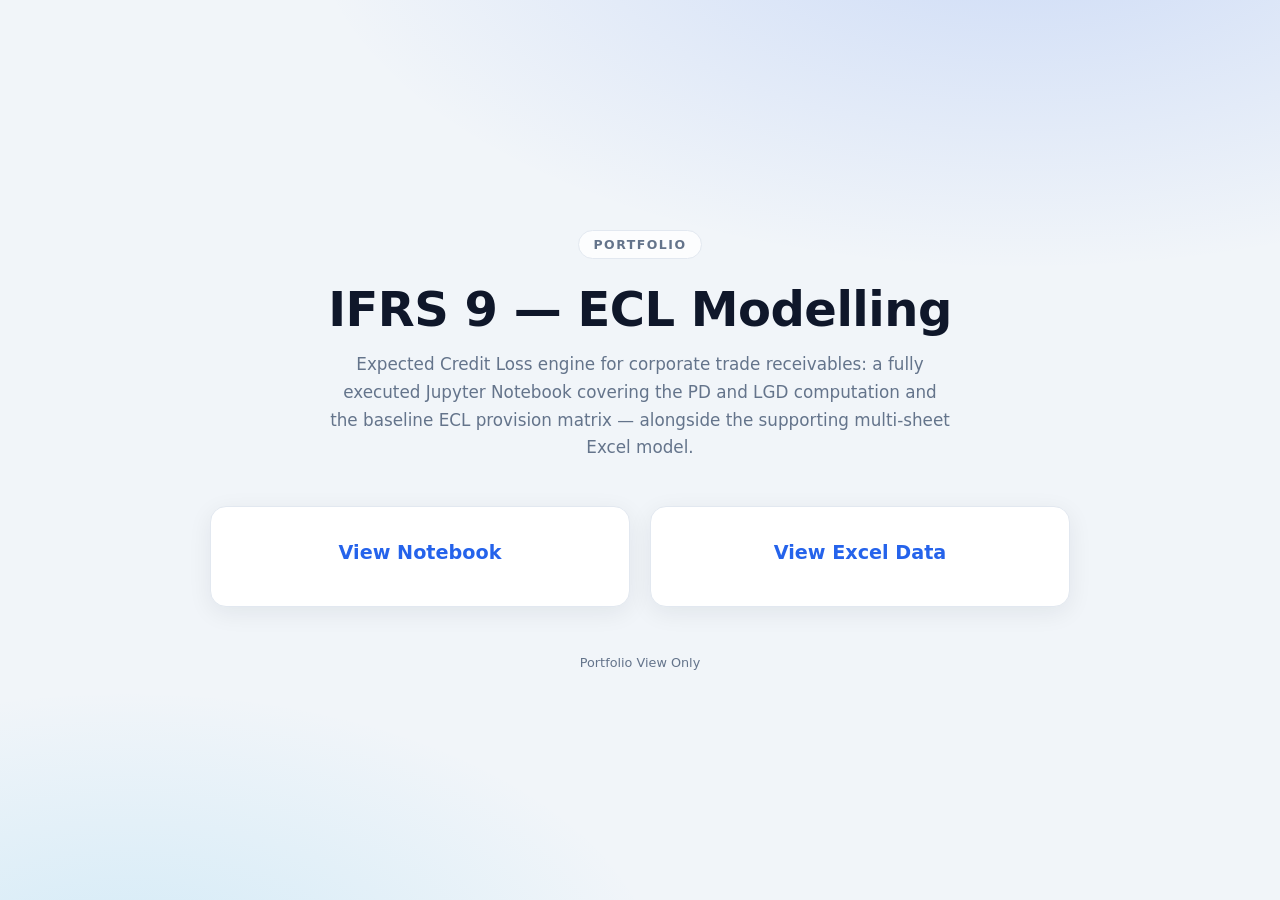
<file: index.html>
<!DOCTYPE html>
<html lang="en">
<head>
<meta charset="UTF-8">
<meta name="viewport" content="width=device-width, initial-scale=1.0">
<title>ECL Modelling — Portfolio</title>
<link rel="stylesheet" href="security.css">
<style>
  :root {
    --ink: #0f172a;
    --muted: #64748b;
    --accent: #2563eb;
    --border: #e2e8f0;
  }
  * { box-sizing: border-box; }
  body {
    margin: 0;
    min-height: 100vh;
    display: flex;
    align-items: center;
    justify-content: center;
    font-family: "Segoe UI", system-ui, -apple-system, sans-serif;
    background:
      radial-gradient(1200px 600px at 80% -10%, rgba(37, 99, 235, 0.18), transparent 60%),
      radial-gradient(900px 500px at 10% 110%, rgba(14, 165, 233, 0.14), transparent 60%),
      #f1f5f9;
    color: var(--ink);
    padding: 32px 20px;
  }
  main { max-width: 860px; width: 100%; text-align: center; }
  .badge {
    display: inline-block;
    padding: 6px 14px;
    border: 1px solid var(--border);
    border-radius: 999px;
    background: rgba(255, 255, 255, 0.8);
    color: var(--muted);
    font-size: 0.78rem;
    font-weight: 600;
    letter-spacing: 1.5px;
    text-transform: uppercase;
    margin-bottom: 22px;
  }
  h1 { margin: 0 0 14px; font-size: clamp(1.9rem, 4.5vw, 3rem); letter-spacing: -0.5px; }
  .lead { margin: 0 auto 44px; max-width: 620px; color: var(--muted); font-size: 1.05rem; line-height: 1.65; }
  .cards { display: grid; grid-template-columns: repeat(auto-fit, minmax(240px, 1fr)); gap: 20px; }
  .card {
    display: block;
    padding: 34px 28px;
    border-radius: 16px;
    background: #ffffff;
    border: 1px solid var(--border);
    box-shadow: 0 6px 24px rgba(15, 23, 42, 0.07);
    text-decoration: none;
    color: inherit;
    transition: transform 0.18s ease, box-shadow 0.18s ease, border-color 0.18s ease;
  }
  .card:hover {
    transform: translateY(-4px);
    box-shadow: 0 14px 34px rgba(37, 99, 235, 0.16);
    border-color: var(--accent);
  }
  .card h2 { margin: 0 0 8px; font-size: 1.2rem; color: var(--accent); }
  .card p { margin: 0; color: var(--muted); font-size: 0.92rem; line-height: 1.55; }
  footer { margin-top: 48px; color: var(--muted); font-size: 0.8rem; }
</style>
</head>
<body>
  <main>
    <span class="badge">Portfolio</span>
    <h1>IFRS 9 — ECL Modelling</h1>
    <p class="lead">
      Expected Credit Loss engine for corporate trade receivables: a fully executed
      Jupyter Notebook covering the PD and LGD computation and the baseline ECL 
      provision matrix — alongside the supporting multi-sheet Excel model.
    </p>
    <div class="cards">
      <a class="card" href="notebook.html">
        <h2>View Notebook</h2>        
      </a>
      <a class="card" href="excel.html">
        <h2>View Excel Data</h2>
      </a>
    </div>
    <footer>Portfolio View Only</footer>
  </main>
  <script src="security.js"></script>
</body>
</html>
</file>
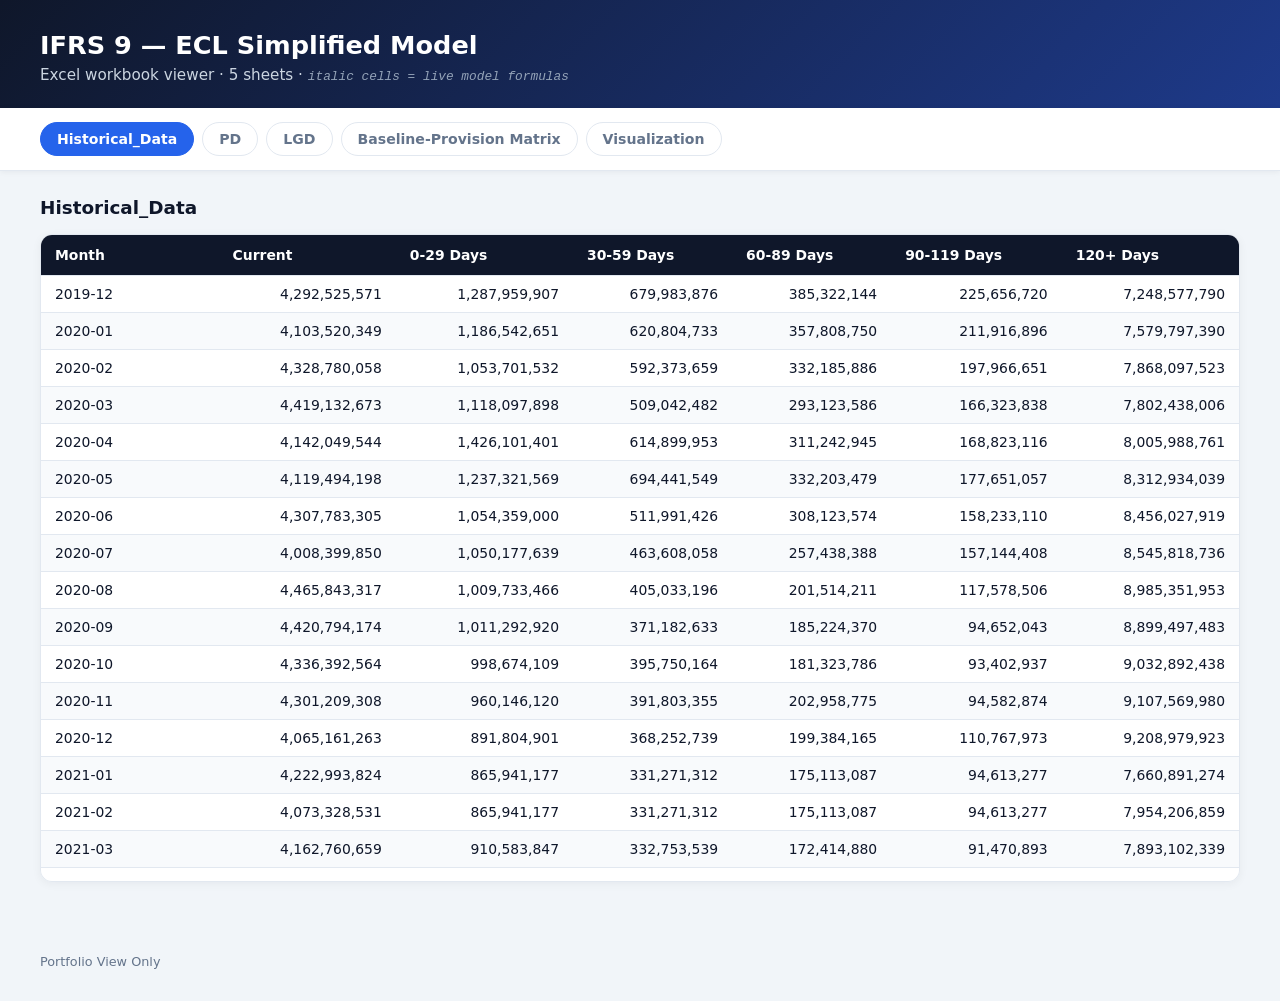
<file: excel.html>
<!DOCTYPE html>
<html lang="en">
<head>
<meta charset="UTF-8">
<meta name="viewport" content="width=device-width, initial-scale=1.0">
<title>ECL Model — Excel Workbook Viewer</title>
<link rel="stylesheet" href="security.css">
<style>
  :root {
    --bg: #f1f5f9;
    --card: #ffffff;
    --ink: #0f172a;
    --muted: #64748b;
    --accent: #2563eb;
    --accent-soft: #dbeafe;
    --border: #e2e8f0;
  }
  * { box-sizing: border-box; }
  body {
    margin: 0;
    font-family: "Segoe UI", system-ui, -apple-system, sans-serif;
    background: var(--bg);
    color: var(--ink);
  }
  header {
    background: linear-gradient(135deg, #0f172a 0%, #1e3a8a 100%);
    color: #ffffff;
    padding: 30px 40px 24px;
  }
  header h1 { margin: 0 0 6px; font-size: 1.6rem; }
  header p { margin: 0; color: #cbd5e1; font-size: 0.95rem; }
  .legend-formula {
    font-family: Consolas, "Courier New", monospace;
    font-style: italic;
    color: #94a3b8;
    font-size: 0.8rem;
  }
  nav {
    position: sticky;
    top: 0;
    z-index: 10;
    display: flex;
    flex-wrap: wrap;
    gap: 8px;
    padding: 14px 40px;
    background: var(--card);
    border-bottom: 1px solid var(--border);
    box-shadow: 0 1px 6px rgba(15, 23, 42, 0.06);
  }
  .tab-btn {
    border: 1px solid var(--border);
    background: #ffffff;
    color: var(--muted);
    font: inherit;
    font-size: 0.88rem;
    font-weight: 600;
    padding: 8px 16px;
    border-radius: 999px;
    cursor: pointer;
    transition: background 0.15s ease, color 0.15s ease, border-color 0.15s ease;
  }
  .tab-btn:hover { border-color: var(--accent); color: var(--accent); }
  .tab-btn.active { background: var(--accent); border-color: var(--accent); color: #ffffff; }
  main { padding: 26px 40px 56px; }
  .tab-pane { display: none; }
  .tab-pane.active { display: block; animation: fade 0.25s ease; }
  @keyframes fade {
    from { opacity: 0; transform: translateY(4px); }
    to { opacity: 1; transform: none; }
  }
  .tab-pane h2 { margin: 0 0 16px; font-size: 1.15rem; }
  .block-title {
    margin: 24px 0 10px;
    padding-left: 10px;
    border-left: 4px solid var(--accent);
    font-size: 1rem;
    color: var(--ink);
  }
  .stat {
    display: flex;
    gap: 12px;
    align-items: baseline;
    max-width: 620px;
    margin: 12px 0;
    padding: 10px 16px;
    background: var(--card);
    border: 1px solid var(--border);
    border-radius: 10px;
  }
  .stat-label { font-weight: 600; }
  .stat-value {
    margin-left: auto;
    font-weight: 700;
    color: var(--accent);
    font-variant-numeric: tabular-nums;
  }
  .table-wrap {
    overflow: auto;
    max-height: 72vh;
    border: 1px solid var(--border);
    border-radius: 12px;
    background: var(--card);
    box-shadow: 0 2px 10px rgba(15, 23, 42, 0.05);
  }
  table.data-table { width: 100%; border-collapse: collapse; font-size: 0.87rem; }
  table.data-table th {
    position: sticky;
    top: 0;
    z-index: 2;
    background: #0f172a;
    color: #ffffff;
    text-align: left;
    padding: 12px 14px;
    white-space: nowrap;
    font-weight: 600;
  }
  table.data-table td {
    padding: 10px 14px;
    border-top: 1px solid var(--border);
  }
  td.num {
    text-align: right;
    white-space: nowrap;
    font-variant-numeric: tabular-nums;
  }
  td.txt {
    white-space: normal;
    min-width: 130px;
    max-width: 360px;
  }
  td.formula {
    text-align: right;
    white-space: nowrap;
    font-family: Consolas, "Courier New", monospace;
    font-style: italic;
    color: #94a3b8;
    font-size: 0.78rem;
  }
  table.data-table tbody tr:nth-child(even) { background: #f8fafc; }
  table.data-table tbody tr:hover { background: var(--accent-soft); }
  .placeholder {
    padding: 40px;
    text-align: center;
    color: var(--muted);
    background: var(--card);
    border: 1px dashed var(--border);
    border-radius: 12px;
  }
  footer {
    padding: 16px 40px 32px;
    color: var(--muted);
    font-size: 0.8rem;
  }
</style>
</head>
<body>
<header>
  <h1>IFRS 9 — ECL Simplified Model</h1>
  <p>Excel workbook viewer · 5 sheets · <span class="legend-formula">italic cells = live model formulas</span></p>
</header>
<nav><button class="tab-btn active" data-tab="0">Historical_Data</button>
<button class="tab-btn" data-tab="1">PD</button>
<button class="tab-btn" data-tab="2">LGD</button>
<button class="tab-btn" data-tab="3">Baseline-Provision Matrix</button>
<button class="tab-btn" data-tab="4">Visualization</button></nav>
<main><section class="tab-pane active" id="pane-0"><h2>Historical_Data</h2><div class="table-wrap"><table class="data-table"><thead><tr><th>Month</th><th>Current</th><th>0-29 Days</th><th>30-59 Days</th><th>60-89 Days</th><th>90-119 Days</th><th>120+ Days</th></tr></thead><tbody><tr><td class="txt">2019-12</td><td class="num">4,292,525,571</td><td class="num">1,287,959,907</td><td class="num">679,983,876</td><td class="num">385,322,144</td><td class="num">225,656,720</td><td class="num">7,248,577,790</td></tr><tr><td class="txt">2020-01</td><td class="num">4,103,520,349</td><td class="num">1,186,542,651</td><td class="num">620,804,733</td><td class="num">357,808,750</td><td class="num">211,916,896</td><td class="num">7,579,797,390</td></tr><tr><td class="txt">2020-02</td><td class="num">4,328,780,058</td><td class="num">1,053,701,532</td><td class="num">592,373,659</td><td class="num">332,185,886</td><td class="num">197,966,651</td><td class="num">7,868,097,523</td></tr><tr><td class="txt">2020-03</td><td class="num">4,419,132,673</td><td class="num">1,118,097,898</td><td class="num">509,042,482</td><td class="num">293,123,586</td><td class="num">166,323,838</td><td class="num">7,802,438,006</td></tr><tr><td class="txt">2020-04</td><td class="num">4,142,049,544</td><td class="num">1,426,101,401</td><td class="num">614,899,953</td><td class="num">311,242,945</td><td class="num">168,823,116</td><td class="num">8,005,988,761</td></tr><tr><td class="txt">2020-05</td><td class="num">4,119,494,198</td><td class="num">1,237,321,569</td><td class="num">694,441,549</td><td class="num">332,203,479</td><td class="num">177,651,057</td><td class="num">8,312,934,039</td></tr><tr><td class="txt">2020-06</td><td class="num">4,307,783,305</td><td class="num">1,054,359,000</td><td class="num">511,991,426</td><td class="num">308,123,574</td><td class="num">158,233,110</td><td class="num">8,456,027,919</td></tr><tr><td class="txt">2020-07</td><td class="num">4,008,399,850</td><td class="num">1,050,177,639</td><td class="num">463,608,058</td><td class="num">257,438,388</td><td class="num">157,144,408</td><td class="num">8,545,818,736</td></tr><tr><td class="txt">2020-08</td><td class="num">4,465,843,317</td><td class="num">1,009,733,466</td><td class="num">405,033,196</td><td class="num">201,514,211</td><td class="num">117,578,506</td><td class="num">8,985,351,953</td></tr><tr><td class="txt">2020-09</td><td class="num">4,420,794,174</td><td class="num">1,011,292,920</td><td class="num">371,182,633</td><td class="num">185,224,370</td><td class="num">94,652,043</td><td class="num">8,899,497,483</td></tr><tr><td class="txt">2020-10</td><td class="num">4,336,392,564</td><td class="num">998,674,109</td><td class="num">395,750,164</td><td class="num">181,323,786</td><td class="num">93,402,937</td><td class="num">9,032,892,438</td></tr><tr><td class="txt">2020-11</td><td class="num">4,301,209,308</td><td class="num">960,146,120</td><td class="num">391,803,355</td><td class="num">202,958,775</td><td class="num">94,582,874</td><td class="num">9,107,569,980</td></tr><tr><td class="txt">2020-12</td><td class="num">4,065,161,263</td><td class="num">891,804,901</td><td class="num">368,252,739</td><td class="num">199,384,165</td><td class="num">110,767,973</td><td class="num">9,208,979,923</td></tr><tr><td class="txt">2021-01</td><td class="num">4,222,993,824</td><td class="num">865,941,177</td><td class="num">331,271,312</td><td class="num">175,113,087</td><td class="num">94,613,277</td><td class="num">7,660,891,274</td></tr><tr><td class="txt">2021-02</td><td class="num">4,073,328,531</td><td class="num">865,941,177</td><td class="num">331,271,312</td><td class="num">175,113,087</td><td class="num">94,613,277</td><td class="num">7,954,206,859</td></tr><tr><td class="txt">2021-03</td><td class="num">4,162,760,659</td><td class="num">910,583,847</td><td class="num">332,753,539</td><td class="num">172,414,880</td><td class="num">91,470,893</td><td class="num">7,893,102,339</td></tr><tr><td class="txt">2021-04</td><td class="num">4,275,095,264</td><td class="num">869,372,594</td><td class="num">338,781,271</td><td class="num">171,683,612</td><td class="num">86,010,041</td><td class="num">7,856,306,421</td></tr><tr><td class="txt">2021-05</td><td class="num">3,882,840,131</td><td class="num">934,096,825</td><td class="num">341,722,492</td><td class="num">185,933,064</td><td class="num">87,820,218</td><td class="num">8,138,911,238</td></tr><tr><td class="txt">2021-06</td><td class="num">4,071,912,293</td><td class="num">800,178,890</td><td class="num">309,873,922</td><td class="num">159,435,676</td><td class="num">68,599,264</td><td class="num">8,242,177,093</td></tr><tr><td class="txt">2021-07</td><td class="num">3,856,598,320</td><td class="num">1,038,303,908</td><td class="num">323,698,685</td><td class="num">174,057,611</td><td class="num">76,811,961</td><td class="num">8,395,838,886</td></tr><tr><td class="txt">2021-08</td><td class="num">3,782,079,034</td><td class="num">862,398,824</td><td class="num">351,469,193</td><td class="num">170,563,652</td><td class="num">82,304,725</td><td class="num">8,479,886,819</td></tr><tr><td class="txt">2021-09</td><td class="num">3,956,655,554</td><td class="num">890,214,355</td><td class="num">348,496,138</td><td class="num">188,180,800</td><td class="num">78,350,794</td><td class="num">8,444,261,300</td></tr><tr><td class="txt">2021-10</td><td class="num">3,731,843,956</td><td class="num">918,440,356</td><td class="num">322,974,959</td><td class="num">167,421,088</td><td class="num">76,117,801</td><td class="num">8,738,583,274</td></tr><tr><td class="txt">2021-11</td><td class="num">3,589,149,663</td><td class="num">990,955,816</td><td class="num">329,703,252</td><td class="num">178,587,199</td><td class="num">84,737,908</td><td class="num">8,896,599,352</td></tr><tr><td class="txt">2021-12</td><td class="num">3,375,552,723</td><td class="num">854,474,236</td><td class="num">326,371,250</td><td class="num">172,625,891</td><td class="num">81,069,512</td><td class="num">7,078,938,085</td></tr><tr><td class="txt">2022-01</td><td class="num">3,447,048,084</td><td class="num">800,347,368</td><td class="num">304,506,480</td><td class="num">171,513,952</td><td class="num">81,540,754</td><td class="num">7,230,119,239</td></tr><tr><td class="txt">2022-02</td><td class="num">3,745,926,008</td><td class="num">800,153,558</td><td class="num">299,379,376</td><td class="num">163,986,665</td><td class="num">76,557,706</td><td class="num">7,179,480,157</td></tr><tr><td class="txt">2022-03</td><td class="num">3,609,541,124</td><td class="num">753,311,349</td><td class="num">304,599,524</td><td class="num">161,014,510</td><td class="num">74,099,947</td><td class="num">7,503,790,605</td></tr><tr><td class="txt">2022-04</td><td class="num">3,295,404,709</td><td class="num">902,386,052</td><td class="num">335,189,305</td><td class="num">178,688,753</td><td class="num">77,686,622</td><td class="num">7,648,715,886</td></tr><tr><td class="txt">2022-05</td><td class="num">2,533,074,940</td><td class="num">791,861,897</td><td class="num">348,968,840</td><td class="num">192,501,672</td><td class="num">86,386,962</td><td class="num">7,614,181,509</td></tr><tr><td class="txt">2022-06</td><td class="num">3,654,463,694</td><td class="num">804,602,864</td><td class="num">331,828,473</td><td class="num">187,972,599</td><td class="num">78,361,481</td><td class="num">6,877,423,058</td></tr><tr><td class="txt">2022-07</td><td class="num">4,670,786,069</td><td class="num">872,045,144</td><td class="num">357,409,368</td><td class="num">195,027,128</td><td class="num">91,863,179</td><td class="num">7,046,603,705</td></tr><tr><td class="txt">2022-08</td><td class="num">4,708,060,430</td><td class="num">900,929,837</td><td class="num">391,598,018</td><td class="num">196,628,497</td><td class="num">81,899,721</td><td class="num">7,140,976,709</td></tr><tr><td class="txt">2022-09</td><td class="num">3,601,999,436</td><td class="num">896,570,550</td><td class="num">400,212,748</td><td class="num">225,876,329</td><td class="num">96,905,569</td><td class="num">7,285,435,645</td></tr><tr><td class="txt">2022-10</td><td class="num">3,582,699,430</td><td class="num">885,755,653</td><td class="num">399,345,296</td><td class="num">215,297,018</td><td class="num">100,573,254</td><td class="num">7,374,217,316</td></tr><tr><td class="txt">2022-11</td><td class="num">3,586,371,752</td><td class="num">1,062,268,826</td><td class="num">427,498,751</td><td class="num">249,923,675</td><td class="num">126,115,481</td><td class="num">7,596,039,072</td></tr><tr><td class="txt">2022-12</td><td class="num">3,682,315,401</td><td class="num">638,698,827</td><td class="num">292,634,879</td><td class="num">183,689,295</td><td class="num">82,763,025</td><td class="num">6,815,765,401</td></tr><tr><td class="txt">2023-01</td><td class="num">3,472,863,163</td><td class="num">612,742,597</td><td class="num">305,795,277</td><td class="num">169,472,976</td><td class="num">69,760,844</td><td class="num">7,098,354,887</td></tr><tr><td class="txt">2023-02</td><td class="num">3,440,122,351</td><td class="num">607,702,573</td><td class="num">303,151,521</td><td class="num">168,020,743</td><td class="num">69,201,953</td><td class="num">7,321,669,798</td></tr><tr><td class="txt">2023-03</td><td class="num">3,322,572,692</td><td class="num">589,607,323</td><td class="num">293,659,618</td><td class="num">162,806,777</td><td class="num">67,195,359</td><td class="num">7,295,312,851</td></tr><tr><td class="txt">2023-04</td><td class="num">2,851,064,279</td><td class="num">517,024,701</td><td class="num">255,586,245</td><td class="num">141,892,816</td><td class="num">59,146,627</td><td class="num">7,916,693,839</td></tr><tr><td class="txt">2023-05</td><td class="num">2,656,439,214</td><td class="num">487,064,689</td><td class="num">239,870,656</td><td class="num">133,260,137</td><td class="num">55,824,343</td><td class="num">7,981,820,028</td></tr><tr><td class="txt">2023-06</td><td class="num">2,783,804,290</td><td class="num">506,670,896</td><td class="num">250,155,134</td><td class="num">138,909,470</td><td class="num">57,998,487</td><td class="num">6,947,390,913</td></tr><tr><td class="txt">2023-07</td><td class="num">3,224,998,338</td><td class="num">574,587,013</td><td class="num">285,780,682</td><td class="num">158,478,824</td><td class="num">65,529,748</td><td class="num">6,610,306,664</td></tr><tr><td class="txt">2023-08</td><td class="num">3,211,215,362</td><td class="num">552,643,837</td><td class="num">278,232,641</td><td class="num">153,952,753</td><td class="num">62,636,449</td><td class="num">6,688,113,919</td></tr><tr><td class="txt">2023-09</td><td class="num">3,571,797,121</td><td class="num">608,150,735</td><td class="num">307,348,906</td><td class="num">169,946,513</td><td class="num">68,791,644</td><td class="num">6,726,077,246</td></tr><tr><td class="txt">2023-10</td><td class="num">3,571,797,121</td><td class="num">608,150,735</td><td class="num">307,348,906</td><td class="num">169,946,513</td><td class="num">68,791,644</td><td class="num">6,726,077,246</td></tr><tr><td class="txt">2023-11</td><td class="num">3,267,587,219</td><td class="num">540,694,349</td><td class="num">309,100,466</td><td class="num">162,286,323</td><td class="num">58,618,251</td><td class="num">7,066,623,716</td></tr><tr><td class="txt">2023-12</td><td class="num">3,390,918,564</td><td class="num">562,107,700</td><td class="num">325,393,543</td><td class="num">196,998,836</td><td class="num">79,320,148</td><td class="num">5,407,979,258</td></tr><tr><td class="txt">2024-01</td><td class="num">4,036,416,877</td><td class="num">533,063,090</td><td class="num">325,864,770</td><td class="num">202,991,889</td><td class="num">84,320,862</td><td class="num">5,359,494,252</td></tr><tr><td class="txt">2024-02</td><td class="num">3,905,306,768</td><td class="num">627,345,296</td><td class="num">330,301,135</td><td class="num">193,360,550</td><td class="num">83,133,614</td><td class="num">5,553,097,475</td></tr><tr><td class="txt">2024-03</td><td class="num">3,832,030,096</td><td class="num">649,072,596</td><td class="num">381,704,440</td><td class="num">206,401,812</td><td class="num">90,698,069</td><td class="num">5,654,299,708</td></tr><tr><td class="txt">2024-04</td><td class="num">3,828,840,971</td><td class="num">682,500,266</td><td class="num">407,601,068</td><td class="num">233,995,563</td><td class="num">81,851,401</td><td class="num">5,801,031,776</td></tr><tr><td class="txt">2024-05</td><td class="num">3,675,923,564</td><td class="num">628,693,771</td><td class="num">381,884,626</td><td class="num">229,805,650</td><td class="num">86,308,013</td><td class="num">5,982,383,455</td></tr><tr><td class="txt">2024-06</td><td class="num">3,639,590,466</td><td class="num">639,459,748</td><td class="num">391,226,604</td><td class="num">223,836,326</td><td class="num">92,954,944</td><td class="num">6,106,982,651</td></tr><tr><td class="txt">2024-07</td><td class="num">3,816,573,097</td><td class="num">602,197,608</td><td class="num">387,701,578</td><td class="num">239,308,527</td><td class="num">94,706,645</td><td class="num">6,279,772,130</td></tr><tr><td class="txt">2024-08</td><td class="num">4,044,551,883</td><td class="num">584,286,669</td><td class="num">364,222,131</td><td class="num">227,745,911</td><td class="num">107,103,336</td><td class="num">6,439,131,093</td></tr><tr><td class="txt">2024-09</td><td class="num">4,038,922,262</td><td class="num">634,147,822</td><td class="num">372,409,319</td><td class="num">210,594,211</td><td class="num">90,748,097</td><td class="num">6,586,471,433</td></tr><tr><td class="txt">2024-10</td><td class="num">3,912,888,119</td><td class="num">608,663,755</td><td class="num">388,563,366</td><td class="num">224,748,321</td><td class="num">93,416,592</td><td class="num">6,756,042,021</td></tr><tr><td class="txt">2024-11</td><td class="num">3,951,430,118</td><td class="num">601,130,588</td><td class="num">383,564,856</td><td class="num">231,641,052</td><td class="num">84,058,275</td><td class="num">6,888,360,888</td></tr><tr><td class="txt">2024-12</td><td class="num">4,163,961,493</td><td class="num">616,954,104</td><td class="num">375,754,287</td><td class="num">221,572,031</td><td class="num">84,639,897</td><td class="num">5,786,624,318</td></tr></tbody></table></div></section>
<section class="tab-pane" id="pane-1"><h2>PD</h2><div class="table-wrap"><table class="data-table"><thead><tr><th>Month</th><th>Current → 0-29</th><th>0-29 → 30-59</th><th>30-59 → 60-89</th><th>60-89 → 90-119</th><th>90-119 → 120+</th></tr></thead><tbody><tr><td class="txt">2020-01</td><td class="num">27.642%</td><td class="num">48.201%</td><td class="num">52.620%</td><td class="num">54.997%</td><td class="num">100.000%</td></tr><tr><td class="txt">2020-02</td><td class="num">25.678%</td><td class="num">49.924%</td><td class="num">53.509%</td><td class="num">55.328%</td><td class="num">100.000%</td></tr><tr><td class="txt">2020-03</td><td class="num">25.829%</td><td class="num">48.310%</td><td class="num">49.483%</td><td class="num">50.070%</td><td class="num">100.000%</td></tr><tr><td class="txt">2020-04</td><td class="num">32.271%</td><td class="num">54.995%</td><td class="num">61.143%</td><td class="num">57.595%</td><td class="num">100.000%</td></tr><tr><td class="txt">2020-05</td><td class="num">29.872%</td><td class="num">48.695%</td><td class="num">54.026%</td><td class="num">57.078%</td><td class="num">100.000%</td></tr><tr><td class="txt">2020-06</td><td class="num">25.594%</td><td class="num">41.379%</td><td class="num">44.370%</td><td class="num">47.631%</td><td class="num">100.000%</td></tr><tr><td class="txt">2020-07</td><td class="num">24.379%</td><td class="num">43.971%</td><td class="num">50.282%</td><td class="num">51.000%</td><td class="num">100.000%</td></tr><tr><td class="txt">2020-08</td><td class="num">25.190%</td><td class="num">38.568%</td><td class="num">43.467%</td><td class="num">45.672%</td><td class="num">100.000%</td></tr><tr><td class="txt">2020-09</td><td class="num">22.645%</td><td class="num">36.760%</td><td class="num">45.731%</td><td class="num">46.970%</td><td class="num">100.000%</td></tr><tr><td class="txt">2020-10</td><td class="num">22.590%</td><td class="num">39.133%</td><td class="num">48.850%</td><td class="num">50.427%</td><td class="num">100.000%</td></tr><tr><td class="txt">2020-11</td><td class="num">22.142%</td><td class="num">39.232%</td><td class="num">51.285%</td><td class="num">52.162%</td><td class="num">100.000%</td></tr><tr><td class="txt">2020-12</td><td class="num">20.734%</td><td class="num">38.354%</td><td class="num">50.889%</td><td class="num">54.577%</td><td class="num">100.000%</td></tr><tr><td class="txt">2021-01</td><td class="num">21.302%</td><td class="num">37.146%</td><td class="num">47.552%</td><td class="num">47.453%</td><td class="num">100.000%</td></tr><tr><td class="txt">2021-02</td><td class="num">20.505%</td><td class="num">38.256%</td><td class="num">52.861%</td><td class="num">54.030%</td><td class="num">100.000%</td></tr><tr><td class="txt">2021-03</td><td class="num">22.355%</td><td class="num">38.427%</td><td class="num">52.046%</td><td class="num">52.235%</td><td class="num">100.000%</td></tr><tr><td class="txt">2021-04</td><td class="num">20.885%</td><td class="num">37.205%</td><td class="num">51.595%</td><td class="num">49.886%</td><td class="num">100.000%</td></tr><tr><td class="txt">2021-05</td><td class="num">21.850%</td><td class="num">39.307%</td><td class="num">54.883%</td><td class="num">51.152%</td><td class="num">100.000%</td></tr><tr><td class="txt">2021-06</td><td class="num">20.608%</td><td class="num">33.174%</td><td class="num">46.656%</td><td class="num">36.895%</td><td class="num">100.000%</td></tr><tr><td class="txt">2021-07</td><td class="num">25.499%</td><td class="num">40.453%</td><td class="num">56.170%</td><td class="num">48.177%</td><td class="num">100.000%</td></tr><tr><td class="txt">2021-08</td><td class="num">22.362%</td><td class="num">33.850%</td><td class="num">52.692%</td><td class="num">47.286%</td><td class="num">100.000%</td></tr><tr><td class="txt">2021-09</td><td class="num">23.538%</td><td class="num">40.410%</td><td class="num">53.541%</td><td class="num">45.936%</td><td class="num">100.000%</td></tr><tr><td class="txt">2021-10</td><td class="num">23.213%</td><td class="num">36.281%</td><td class="num">48.041%</td><td class="num">40.449%</td><td class="num">100.000%</td></tr><tr><td class="txt">2021-11</td><td class="num">26.554%</td><td class="num">35.898%</td><td class="num">55.294%</td><td class="num">50.614%</td><td class="num">100.000%</td></tr><tr><td class="txt">2021-12</td><td class="num">23.807%</td><td class="num">32.935%</td><td class="num">52.358%</td><td class="num">45.395%</td><td class="num">100.000%</td></tr><tr><td class="txt">2022-01</td><td class="num">23.710%</td><td class="num">35.637%</td><td class="num">52.552%</td><td class="num">47.236%</td><td class="num">100.000%</td></tr><tr><td class="txt">2022-02</td><td class="num">23.213%</td><td class="num">37.406%</td><td class="num">53.853%</td><td class="num">44.636%</td><td class="num">100.000%</td></tr><tr><td class="txt">2022-03</td><td class="num">20.110%</td><td class="num">38.068%</td><td class="num">53.783%</td><td class="num">45.187%</td><td class="num">100.000%</td></tr><tr><td class="txt">2022-04</td><td class="num">25.000%</td><td class="num">44.495%</td><td class="num">58.664%</td><td class="num">48.248%</td><td class="num">100.000%</td></tr><tr><td class="txt">2022-05</td><td class="num">24.029%</td><td class="num">38.672%</td><td class="num">57.431%</td><td class="num">48.345%</td><td class="num">100.000%</td></tr><tr><td class="txt">2022-06</td><td class="num">31.764%</td><td class="num">41.905%</td><td class="num">53.865%</td><td class="num">40.707%</td><td class="num">100.000%</td></tr><tr><td class="txt">2022-07</td><td class="num">23.862%</td><td class="num">44.421%</td><td class="num">58.773%</td><td class="num">48.871%</td><td class="num">100.000%</td></tr><tr><td class="txt">2022-08</td><td class="num">19.289%</td><td class="num">44.906%</td><td class="num">55.015%</td><td class="num">41.994%</td><td class="num">100.000%</td></tr><tr><td class="txt">2022-09</td><td class="num">19.043%</td><td class="num">44.422%</td><td class="num">57.681%</td><td class="num">49.284%</td><td class="num">100.000%</td></tr><tr><td class="txt">2022-10</td><td class="num">24.591%</td><td class="num">44.541%</td><td class="num">53.796%</td><td class="num">44.526%</td><td class="num">100.000%</td></tr><tr><td class="txt">2022-11</td><td class="num">29.650%</td><td class="num">48.264%</td><td class="num">62.583%</td><td class="num">58.577%</td><td class="num">100.000%</td></tr><tr><td class="txt">2022-12</td><td class="num">17.809%</td><td class="num">27.548%</td><td class="num">42.968%</td><td class="num">33.115%</td><td class="num">100.000%</td></tr><tr><td class="txt">2023-01</td><td class="num">16.640%</td><td class="num">47.878%</td><td class="num">57.913%</td><td class="num">37.978%</td><td class="num">100.000%</td></tr><tr><td class="txt">2023-02</td><td class="num">17.499%</td><td class="num">49.475%</td><td class="num">54.945%</td><td class="num">40.834%</td><td class="num">100.000%</td></tr><tr><td class="txt">2023-03</td><td class="num">17.139%</td><td class="num">48.323%</td><td class="num">53.705%</td><td class="num">39.992%</td><td class="num">100.000%</td></tr><tr><td class="txt">2023-04</td><td class="num">15.561%</td><td class="num">43.349%</td><td class="num">48.319%</td><td class="num">36.329%</td><td class="num">100.000%</td></tr><tr><td class="txt">2023-05</td><td class="num">17.084%</td><td class="num">46.394%</td><td class="num">52.139%</td><td class="num">39.343%</td><td class="num">100.000%</td></tr><tr><td class="txt">2023-06</td><td class="num">19.073%</td><td class="num">51.360%</td><td class="num">57.910%</td><td class="num">43.523%</td><td class="num">100.000%</td></tr><tr><td class="txt">2023-07</td><td class="num">20.640%</td><td class="num">56.404%</td><td class="num">63.352%</td><td class="num">47.174%</td><td class="num">100.000%</td></tr><tr><td class="txt">2023-08</td><td class="num">17.136%</td><td class="num">48.423%</td><td class="num">53.871%</td><td class="num">39.524%</td><td class="num">100.000%</td></tr><tr><td class="txt">2023-09</td><td class="num">18.938%</td><td class="num">55.614%</td><td class="num">61.081%</td><td class="num">44.684%</td><td class="num">100.000%</td></tr><tr><td class="txt">2023-10</td><td class="num">17.026%</td><td class="num">50.538%</td><td class="num">55.294%</td><td class="num">40.478%</td><td class="num">100.000%</td></tr><tr><td class="txt">2023-11</td><td class="num">15.138%</td><td class="num">50.826%</td><td class="num">52.802%</td><td class="num">34.492%</td><td class="num">100.000%</td></tr><tr><td class="txt">2023-12</td><td class="num">17.203%</td><td class="num">60.181%</td><td class="num">63.733%</td><td class="num">48.877%</td><td class="num">100.000%</td></tr><tr><td class="txt">2024-01</td><td class="num">15.720%</td><td class="num">57.972%</td><td class="num">62.384%</td><td class="num">42.803%</td><td class="num">100.000%</td></tr><tr><td class="txt">2024-02</td><td class="num">15.542%</td><td class="num">61.963%</td><td class="num">59.338%</td><td class="num">40.954%</td><td class="num">100.000%</td></tr><tr><td class="txt">2024-03</td><td class="num">16.620%</td><td class="num">60.844%</td><td class="num">62.489%</td><td class="num">46.906%</td><td class="num">100.000%</td></tr><tr><td class="txt">2024-04</td><td class="num">17.810%</td><td class="num">62.797%</td><td class="num">61.303%</td><td class="num">39.656%</td><td class="num">100.000%</td></tr><tr><td class="txt">2024-05</td><td class="num">16.420%</td><td class="num">55.954%</td><td class="num">56.380%</td><td class="num">36.884%</td><td class="num">100.000%</td></tr><tr><td class="txt">2024-06</td><td class="num">17.396%</td><td class="num">62.228%</td><td class="num">58.614%</td><td class="num">40.449%</td><td class="num">100.000%</td></tr><tr><td class="txt">2024-07</td><td class="num">16.546%</td><td class="num">60.630%</td><td class="num">61.169%</td><td class="num">42.311%</td><td class="num">100.000%</td></tr><tr><td class="txt">2024-08</td><td class="num">15.309%</td><td class="num">60.482%</td><td class="num">58.743%</td><td class="num">44.755%</td><td class="num">100.000%</td></tr><tr><td class="txt">2024-09</td><td class="num">15.679%</td><td class="num">63.737%</td><td class="num">57.820%</td><td class="num">39.846%</td><td class="num">100.000%</td></tr><tr><td class="txt">2024-10</td><td class="num">15.070%</td><td class="num">61.273%</td><td class="num">60.350%</td><td class="num">44.359%</td><td class="num">100.000%</td></tr><tr><td class="txt">2024-11</td><td class="num">15.363%</td><td class="num">63.018%</td><td class="num">59.615%</td><td class="num">37.401%</td><td class="num">100.000%</td></tr><tr><td class="txt">2024-12</td><td class="num">15.613%</td><td class="num">62.508%</td><td class="num">57.767%</td><td class="num">36.539%</td><td class="num">100.000%</td></tr><tr><td class="txt">Average Monthly Roll Rate</td><td class="num">21.021%</td><td class="num">46.722%</td><td class="num">54.689%</td><td class="num">45.497%</td><td class="num">100.000%</td></tr><tr><td class="txt">Cumulative PD (Smoother)</td><td class="num">2.444%</td><td class="num">11.625%</td><td class="num">24.882%</td><td class="num">45.497%</td><td class="num">100.000%</td></tr></tbody></table></div></section>
<section class="tab-pane" id="pane-2"><h2>LGD</h2><div class="table-wrap"><table class="data-table"><thead><tr><th>Month</th><th>Opening Default</th><th>Closing Default</th><th>Write-Offs</th><th>Adj. Net Movement</th><th>New Defaults</th><th>Recoveries</th></tr></thead><tbody><tr><td class="txt">2020-01</td><td class="num">7,474,234,510</td><td class="num">7,791,714,286</td><td class="num">0</td><td class="num">317,479,776</td><td class="num">317,479,776</td><td class="num">0</td></tr><tr><td class="txt">2020-02</td><td class="num">7,791,714,286</td><td class="num">8,066,064,175</td><td class="num">0</td><td class="num">274,349,888</td><td class="num">274,349,888</td><td class="num">0</td></tr><tr><td class="txt">2020-03</td><td class="num">8,066,064,175</td><td class="num">7,968,761,844</td><td class="num">0</td><td class="num">-97,302,330</td><td class="num">0</td><td class="num">-97,302,330</td></tr><tr><td class="txt">2020-04</td><td class="num">7,968,761,844</td><td class="num">8,174,811,877</td><td class="num">0</td><td class="num">206,050,033</td><td class="num">206,050,033</td><td class="num">0</td></tr><tr><td class="txt">2020-05</td><td class="num">8,174,811,877</td><td class="num">8,490,585,096</td><td class="num">0</td><td class="num">315,773,219</td><td class="num">315,773,219</td><td class="num">0</td></tr><tr><td class="txt">2020-06</td><td class="num">8,490,585,096</td><td class="num">8,614,261,029</td><td class="num">0</td><td class="num">123,675,933</td><td class="num">123,675,933</td><td class="num">0</td></tr><tr><td class="txt">2020-07</td><td class="num">8,614,261,029</td><td class="num">8,702,963,145</td><td class="num">0</td><td class="num">88,702,116</td><td class="num">88,702,116</td><td class="num">0</td></tr><tr><td class="txt">2020-08</td><td class="num">8,702,963,145</td><td class="num">9,102,930,459</td><td class="num">0</td><td class="num">399,967,314</td><td class="num">399,967,314</td><td class="num">0</td></tr><tr><td class="txt">2020-09</td><td class="num">9,102,930,459</td><td class="num">8,994,149,526</td><td class="num">108,780,933</td><td class="num">-0</td><td class="num">0</td><td class="num">-0</td></tr><tr><td class="txt">2020-10</td><td class="num">8,994,149,526</td><td class="num">9,126,295,376</td><td class="num">0</td><td class="num">132,145,850</td><td class="num">132,145,850</td><td class="num">0</td></tr><tr><td class="txt">2020-11</td><td class="num">9,126,295,376</td><td class="num">9,202,152,854</td><td class="num">0</td><td class="num">75,857,478</td><td class="num">75,857,478</td><td class="num">0</td></tr><tr><td class="txt">2020-12</td><td class="num">9,202,152,854</td><td class="num">9,319,747,896</td><td class="num">0</td><td class="num">117,595,042</td><td class="num">117,595,042</td><td class="num">0</td></tr><tr><td class="txt">2021-01</td><td class="num">9,319,747,896</td><td class="num">7,755,504,552</td><td class="num">0</td><td class="num">-1,564,243,344</td><td class="num">0</td><td class="num">-1,564,243,344</td></tr><tr><td class="txt">2021-02</td><td class="num">7,755,504,552</td><td class="num">8,048,820,137</td><td class="num">0</td><td class="num">293,315,585</td><td class="num">293,315,585</td><td class="num">0</td></tr><tr><td class="txt">2021-03</td><td class="num">8,048,820,137</td><td class="num">7,984,573,232</td><td class="num">0</td><td class="num">-64,246,905</td><td class="num">0</td><td class="num">-64,246,905</td></tr><tr><td class="txt">2021-04</td><td class="num">7,984,573,232</td><td class="num">7,942,316,462</td><td class="num">0</td><td class="num">-42,256,769</td><td class="num">0</td><td class="num">-42,256,769</td></tr><tr><td class="txt">2021-05</td><td class="num">7,942,316,462</td><td class="num">8,226,731,456</td><td class="num">0</td><td class="num">284,414,994</td><td class="num">284,414,994</td><td class="num">0</td></tr><tr><td class="txt">2021-06</td><td class="num">8,226,731,456</td><td class="num">8,310,776,357</td><td class="num">0</td><td class="num">84,044,901</td><td class="num">84,044,901</td><td class="num">0</td></tr><tr><td class="txt">2021-07</td><td class="num">8,310,776,357</td><td class="num">8,472,650,847</td><td class="num">0</td><td class="num">161,874,491</td><td class="num">161,874,491</td><td class="num">0</td></tr><tr><td class="txt">2021-08</td><td class="num">8,472,650,847</td><td class="num">8,562,191,544</td><td class="num">0</td><td class="num">89,540,697</td><td class="num">89,540,697</td><td class="num">0</td></tr><tr><td class="txt">2021-09</td><td class="num">8,562,191,544</td><td class="num">8,522,612,095</td><td class="num">0</td><td class="num">-39,579,450</td><td class="num">0</td><td class="num">-39,579,450</td></tr><tr><td class="txt">2021-10</td><td class="num">8,522,612,095</td><td class="num">8,814,701,075</td><td class="num">0</td><td class="num">292,088,980</td><td class="num">292,088,980</td><td class="num">0</td></tr><tr><td class="txt">2021-11</td><td class="num">8,814,701,075</td><td class="num">8,981,337,261</td><td class="num">0</td><td class="num">166,636,186</td><td class="num">166,636,186</td><td class="num">0</td></tr><tr><td class="txt">2021-12</td><td class="num">8,981,337,261</td><td class="num">7,160,007,597</td><td class="num">0</td><td class="num">-1,821,329,664</td><td class="num">0</td><td class="num">-1,821,329,664</td></tr><tr><td class="txt">2022-01</td><td class="num">7,160,007,597</td><td class="num">7,311,659,994</td><td class="num">0</td><td class="num">151,652,397</td><td class="num">151,652,397</td><td class="num">0</td></tr><tr><td class="txt">2022-02</td><td class="num">7,311,659,994</td><td class="num">7,256,037,863</td><td class="num">0</td><td class="num">-55,622,130</td><td class="num">0</td><td class="num">-55,622,130</td></tr><tr><td class="txt">2022-03</td><td class="num">7,256,037,863</td><td class="num">7,577,890,552</td><td class="num">0</td><td class="num">321,852,688</td><td class="num">321,852,688</td><td class="num">0</td></tr><tr><td class="txt">2022-04</td><td class="num">7,577,890,552</td><td class="num">7,726,402,509</td><td class="num">0</td><td class="num">148,511,957</td><td class="num">148,511,957</td><td class="num">0</td></tr><tr><td class="txt">2022-05</td><td class="num">7,726,402,509</td><td class="num">7,700,568,470</td><td class="num">0</td><td class="num">-25,834,039</td><td class="num">0</td><td class="num">-25,834,039</td></tr><tr><td class="txt">2022-06</td><td class="num">7,700,568,470</td><td class="num">6,955,784,538</td><td class="num">0</td><td class="num">-744,783,932</td><td class="num">0</td><td class="num">-744,783,932</td></tr><tr><td class="txt">2022-07</td><td class="num">6,955,784,538</td><td class="num">7,138,466,884</td><td class="num">0</td><td class="num">182,682,346</td><td class="num">182,682,346</td><td class="num">0</td></tr><tr><td class="txt">2022-08</td><td class="num">7,138,466,884</td><td class="num">7,222,876,430</td><td class="num">0</td><td class="num">84,409,546</td><td class="num">84,409,546</td><td class="num">0</td></tr><tr><td class="txt">2022-09</td><td class="num">7,222,876,430</td><td class="num">7,382,341,214</td><td class="num">0</td><td class="num">159,464,784</td><td class="num">159,464,784</td><td class="num">0</td></tr><tr><td class="txt">2022-10</td><td class="num">7,382,341,214</td><td class="num">7,474,790,571</td><td class="num">0</td><td class="num">92,449,357</td><td class="num">92,449,357</td><td class="num">0</td></tr><tr><td class="txt">2022-11</td><td class="num">7,474,790,571</td><td class="num">7,722,154,553</td><td class="num">0</td><td class="num">247,363,982</td><td class="num">247,363,982</td><td class="num">0</td></tr><tr><td class="txt">2022-12</td><td class="num">7,722,154,553</td><td class="num">6,898,528,427</td><td class="num">0</td><td class="num">-823,626,126</td><td class="num">0</td><td class="num">-823,626,126</td></tr><tr><td class="txt">2023-01</td><td class="num">6,898,528,427</td><td class="num">7,168,115,731</td><td class="num">0</td><td class="num">269,587,304</td><td class="num">269,587,304</td><td class="num">0</td></tr><tr><td class="txt">2023-02</td><td class="num">7,168,115,731</td><td class="num">7,390,871,751</td><td class="num">0</td><td class="num">222,756,020</td><td class="num">222,756,020</td><td class="num">0</td></tr><tr><td class="txt">2023-03</td><td class="num">7,390,871,751</td><td class="num">7,362,508,210</td><td class="num">0</td><td class="num">-28,363,541</td><td class="num">0</td><td class="num">-28,363,541</td></tr><tr><td class="txt">2023-04</td><td class="num">7,362,508,210</td><td class="num">7,975,840,466</td><td class="num">0</td><td class="num">613,332,256</td><td class="num">613,332,256</td><td class="num">0</td></tr><tr><td class="txt">2023-05</td><td class="num">7,975,840,466</td><td class="num">8,037,644,371</td><td class="num">0</td><td class="num">61,803,905</td><td class="num">61,803,905</td><td class="num">0</td></tr><tr><td class="txt">2023-06</td><td class="num">8,037,644,371</td><td class="num">7,005,389,400</td><td class="num">0</td><td class="num">-1,032,254,971</td><td class="num">0</td><td class="num">-1,032,254,971</td></tr><tr><td class="txt">2023-07</td><td class="num">7,005,389,400</td><td class="num">6,675,836,412</td><td class="num">0</td><td class="num">-329,552,988</td><td class="num">0</td><td class="num">-329,552,988</td></tr><tr><td class="txt">2023-08</td><td class="num">6,675,836,412</td><td class="num">6,750,750,368</td><td class="num">0</td><td class="num">74,913,956</td><td class="num">74,913,956</td><td class="num">0</td></tr><tr><td class="txt">2023-09</td><td class="num">6,750,750,368</td><td class="num">6,794,868,890</td><td class="num">0</td><td class="num">44,118,522</td><td class="num">44,118,522</td><td class="num">0</td></tr><tr><td class="txt">2023-10</td><td class="num">6,794,868,890</td><td class="num">6,794,868,890</td><td class="num">0</td><td class="num">0</td><td class="num">0</td><td class="num">0</td></tr><tr><td class="txt">2023-11</td><td class="num">6,794,868,890</td><td class="num">7,125,241,967</td><td class="num">0</td><td class="num">330,373,077</td><td class="num">330,373,077</td><td class="num">0</td></tr><tr><td class="txt">2023-12</td><td class="num">7,125,241,967</td><td class="num">5,487,299,407</td><td class="num">0</td><td class="num">-1,637,942,561</td><td class="num">0</td><td class="num">-1,637,942,561</td></tr><tr><td class="txt">2024-01</td><td class="num">5,487,299,407</td><td class="num">5,443,815,113</td><td class="num">0</td><td class="num">-43,484,294</td><td class="num">0</td><td class="num">-43,484,294</td></tr><tr><td class="txt">2024-02</td><td class="num">5,443,815,113</td><td class="num">5,636,231,088</td><td class="num">0</td><td class="num">192,415,975</td><td class="num">192,415,975</td><td class="num">0</td></tr><tr><td class="txt">2024-03</td><td class="num">5,636,231,088</td><td class="num">5,744,997,777</td><td class="num">0</td><td class="num">108,766,689</td><td class="num">108,766,689</td><td class="num">0</td></tr><tr><td class="txt">2024-04</td><td class="num">5,744,997,777</td><td class="num">5,882,883,177</td><td class="num">0</td><td class="num">137,885,400</td><td class="num">137,885,400</td><td class="num">0</td></tr><tr><td class="txt">2024-05</td><td class="num">5,882,883,177</td><td class="num">6,068,691,468</td><td class="num">0</td><td class="num">185,808,290</td><td class="num">185,808,290</td><td class="num">0</td></tr><tr><td class="txt">2024-06</td><td class="num">6,068,691,468</td><td class="num">6,199,937,595</td><td class="num">0</td><td class="num">131,246,128</td><td class="num">131,246,128</td><td class="num">0</td></tr><tr><td class="txt">2024-07</td><td class="num">6,199,937,595</td><td class="num">6,374,478,775</td><td class="num">0</td><td class="num">174,541,180</td><td class="num">174,541,180</td><td class="num">0</td></tr><tr><td class="txt">2024-08</td><td class="num">6,374,478,775</td><td class="num">6,546,234,429</td><td class="num">0</td><td class="num">171,755,654</td><td class="num">171,755,654</td><td class="num">0</td></tr><tr><td class="txt">2024-09</td><td class="num">6,546,234,429</td><td class="num">6,677,219,530</td><td class="num">0</td><td class="num">130,985,101</td><td class="num">130,985,101</td><td class="num">0</td></tr><tr><td class="txt">2024-10</td><td class="num">6,677,219,530</td><td class="num">6,849,458,613</td><td class="num">0</td><td class="num">172,239,083</td><td class="num">172,239,083</td><td class="num">0</td></tr><tr><td class="txt">2024-11</td><td class="num">6,849,458,613</td><td class="num">6,972,419,163</td><td class="num">0</td><td class="num">122,960,550</td><td class="num">122,960,550</td><td class="num">0</td></tr><tr><td class="txt">2024-12</td><td class="num">6,972,419,163</td><td class="num">5,871,264,215</td><td class="num">0</td><td class="num">-1,101,154,948</td><td class="num">0</td><td class="num">-1,101,154,948</td></tr></tbody></table></div><div class="table-wrap"><table class="data-table"><thead><tr><th>5-Year Totals:</th><th>15,431,623,139</th><th>9,451,577,991</th></tr></thead><tbody><tr><td class="txt">Historical Recovery Rate:</td><td class="num">61.25%</td><td></td></tr><tr><td class="txt">Loss Given Default (LGD):</td><td class="num">38.75%</td><td></td></tr></tbody></table></div></section>
<section class="tab-pane" id="pane-3"><h2>Baseline-Provision Matrix</h2><div class="table-wrap"><table class="data-table"><thead><tr><th>Aging Bucket</th><th>Exposure at Default (EAD)</th><th>Cumulative PD</th><th>Loss Given Default (LGD)</th><th>Expected Credit Loss (ECL)</th></tr></thead><tbody><tr><td class="txt">Current</td><td class="num">4,163,961,493</td><td class="num">2.444%</td><td class="num">38.75%</td><td class="num">39,433,569</td></tr><tr><td class="txt">0-29 Days</td><td class="num">616,954,104</td><td class="num">11.625%</td><td class="num">38.75%</td><td class="num">27,794,052</td></tr><tr><td class="txt">30-59 Days</td><td class="num">375,754,287</td><td class="num">24.882%</td><td class="num">38.75%</td><td class="num">36,231,110</td></tr><tr><td class="txt">60-89 Days</td><td class="num">221,572,031</td><td class="num">45.497%</td><td class="num">38.75%</td><td class="num">39,065,418</td></tr><tr><td class="txt">90-119 Days</td><td class="num">84,639,897</td><td class="num">100.000%</td><td class="num">38.75%</td><td class="num">32,799,557</td></tr><tr><td class="txt">120+ Days</td><td class="num">5,786,624,318</td><td class="num">100.000%</td><td class="num">38.75%</td><td class="num">2,242,426,112</td></tr><tr><td class="txt">Total Portfolio:</td><td class="num">11,249,506,130</td><td></td><td></td><td class="num">2,417,749,817</td></tr></tbody></table></div></section>
<section class="tab-pane" id="pane-4"><h2>Visualization</h2><div class="placeholder">This sheet contains no tabular data (charts or visuals only).</div></section></main>
<footer>Portfolio View Only</footer>
<script>
  var buttons = Array.prototype.slice.call(document.querySelectorAll('.tab-btn'));
  buttons.forEach(function (btn) {
    btn.addEventListener('click', function () {
      buttons.forEach(function (b) { b.classList.remove('active'); });
      Array.prototype.slice.call(document.querySelectorAll('.tab-pane')).forEach(function (p) {
        p.classList.remove('active');
      });
      btn.classList.add('active');
      document.getElementById('pane-' + btn.getAttribute('data-tab')).classList.add('active');
    });
  });
</script>
<script src="security.js"></script>
</body>
</html>
</file>
<file: security.css>
/* Portfolio security layer */

/* Block text selection everywhere */
* {
  -webkit-user-select: none !important;
  -moz-user-select: none !important;
  -ms-user-select: none !important;
  user-select: none !important;
}

/* Hide the page scrollbar for a cleaner layout (wheel/touch scrolling still works) */
html,
body {
  scrollbar-width: none;
  -ms-overflow-style: none;
}
html::-webkit-scrollbar,
body::-webkit-scrollbar {
  display: none;
}

/* Repeating diagonal watermark overlay; the text tile is injected by security.js */
.watermark-overlay {
  position: fixed;
  top: 0;
  left: 0;
  width: 100%;
  height: 100%;
  pointer-events: none;
  z-index: 2147483647;
  background-repeat: repeat;
}
</file>
